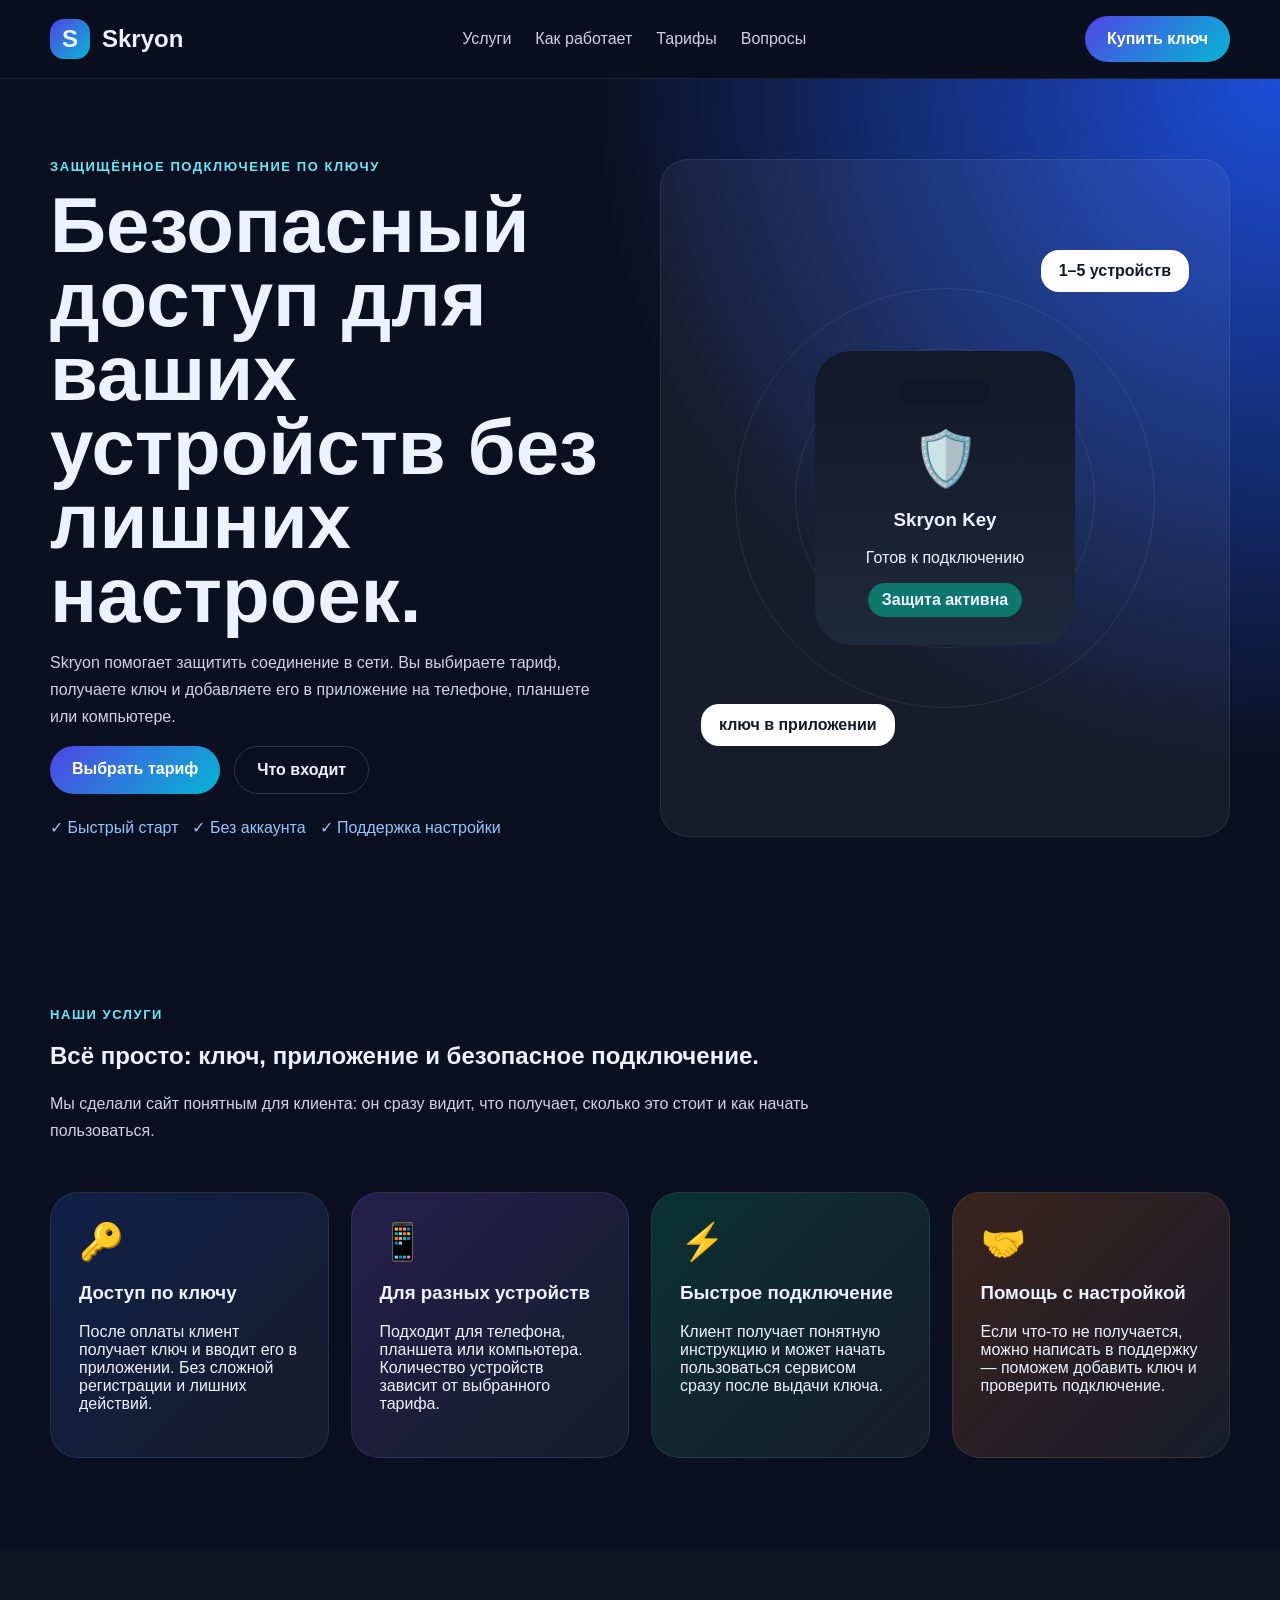
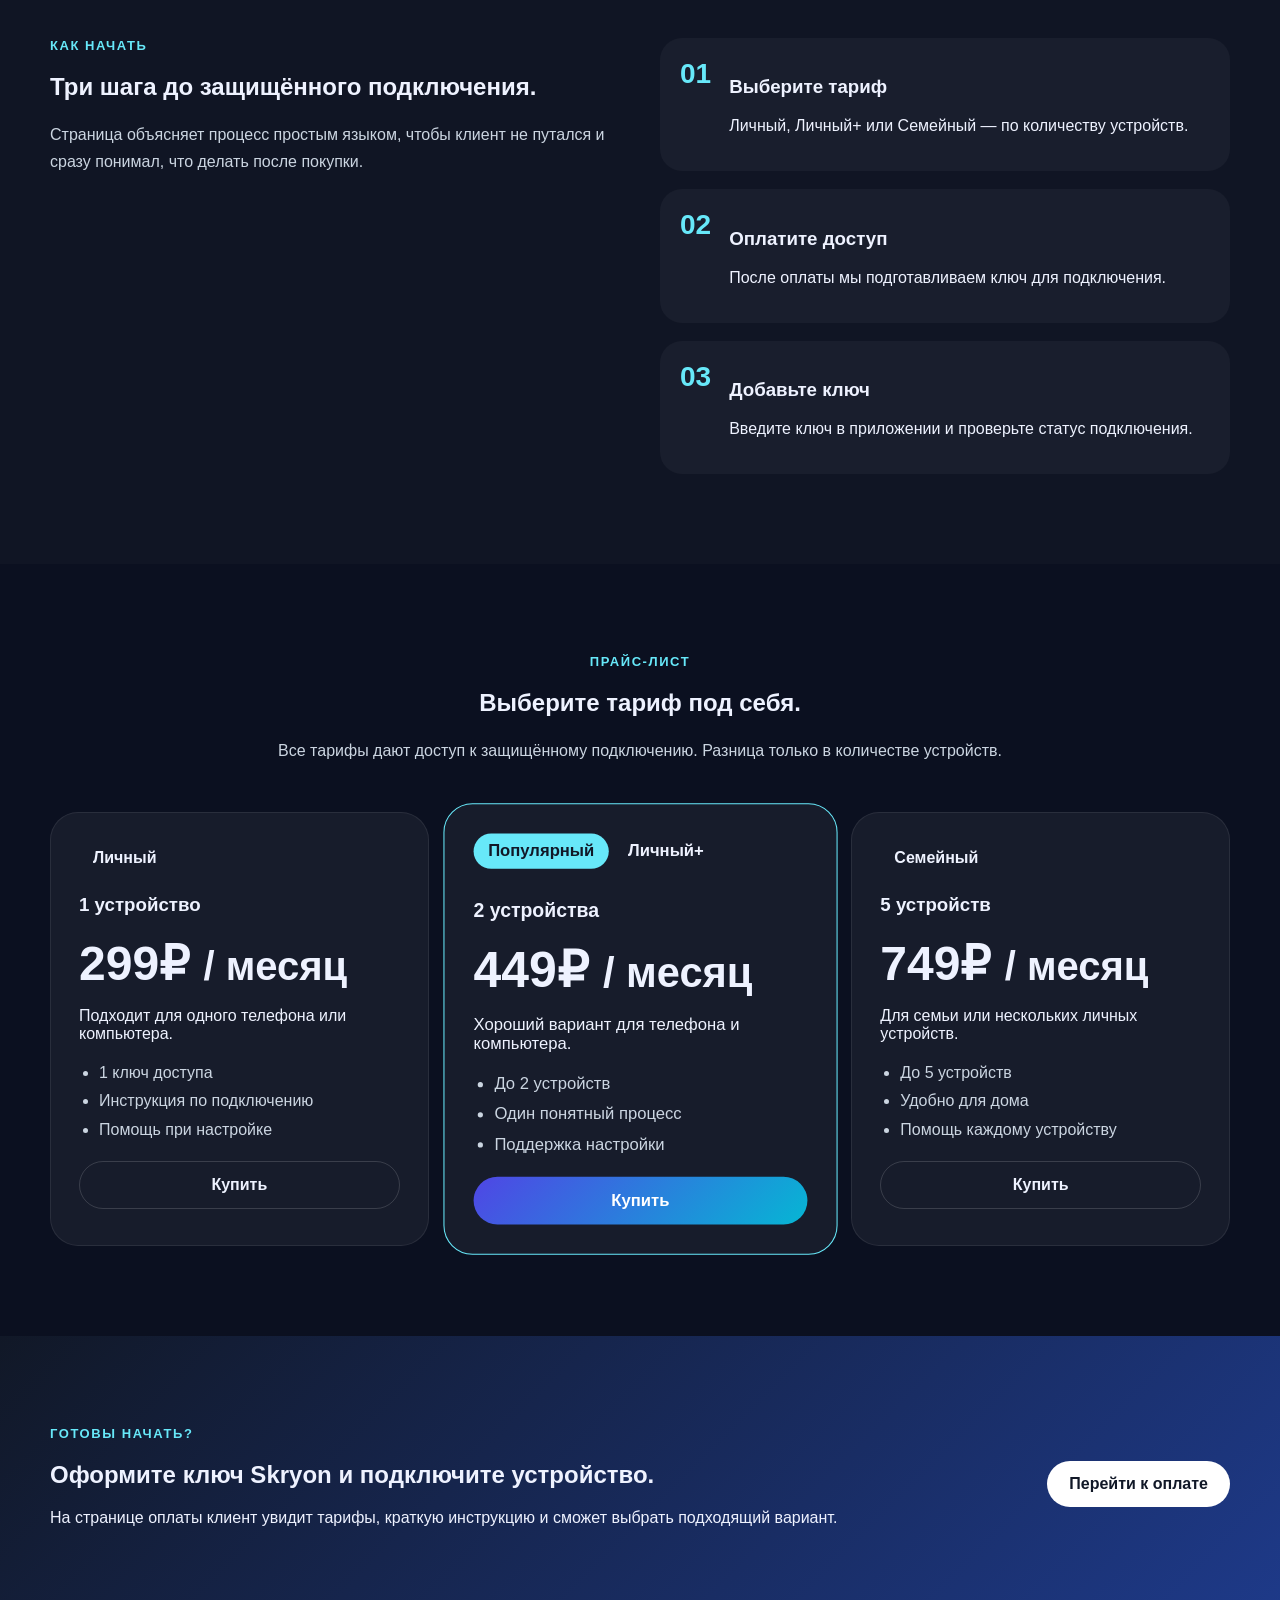
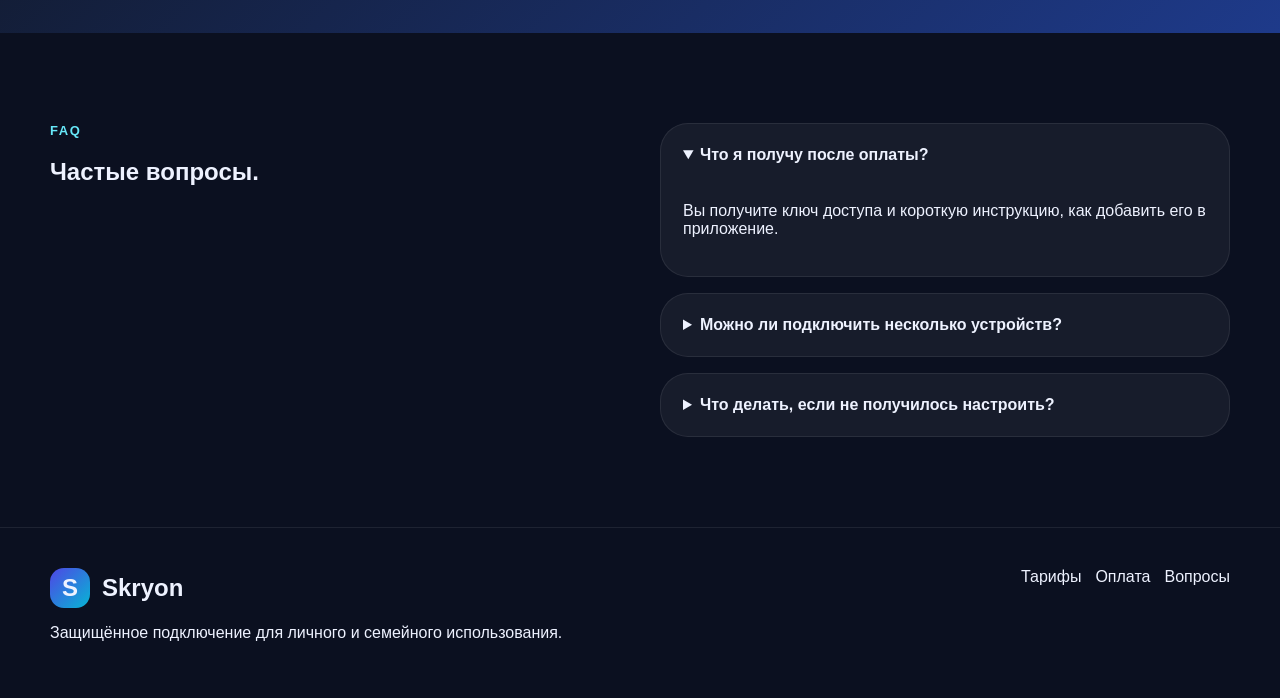
<file: index.html>
<!doctype html>
<html lang="ru">
<head>
  <meta charset="utf-8">
  <meta name="viewport" content="width=device-width, initial-scale=1">
  <title>Skryon — защищённое подключение</title>
  <meta name="description" content="Skryon — защищённое подключение для личного и семейного использования. Выберите тариф и получите ключ для приложения.">
  <link rel="stylesheet" href="style.css">
</head>
<body>
  <header class="site-header">
    <div class="wrap header-inner">
      <a class="logo" href="index.html" aria-label="Skryon главная">
        <span class="logo-mark">S</span>
        <span>Skryon</span>
      </a>
      <nav class="nav" aria-label="Главное меню">
        <a href="#services">Услуги</a>
        <a href="#how">Как работает</a>
        <a href="#plans">Тарифы</a>
        <a href="#faq">Вопросы</a>
      </nav>
      <a class="header-cta" href="pay.html">Купить ключ</a>
    </div>
  </header>

  <main>
    <section class="hero">
      <div class="wrap hero-grid">
        <div class="hero-content">
          <div class="eyebrow">Защищённое подключение по ключу</div>
          <h1>Безопасный доступ для ваших устройств без лишних настроек.</h1>
          <p class="hero-text">Skryon помогает защитить соединение в сети. Вы выбираете тариф, получаете ключ и добавляете его в приложение на телефоне, планшете или компьютере.</p>
          <div class="hero-actions">
            <a class="btn primary" href="pay.html">Выбрать тариф</a>
            <a class="btn secondary" href="#services">Что входит</a>
          </div>
          <div class="trust-row">
            <span>✓ Быстрый старт</span>
            <span>✓ Без аккаунта</span>
            <span>✓ Поддержка настройки</span>
          </div>
        </div>

        <div class="hero-card" aria-label="Карточка Skryon">
          <div class="orbit one"></div>
          <div class="orbit two"></div>
          <div class="phone-mockup">
            <div class="phone-top"></div>
            <div class="shield-sticker">🛡️</div>
            <h3>Skryon Key</h3>
            <p>Готов к подключению</p>
            <div class="status-pill">Защита активна</div>
          </div>
          <div class="floating-note note-a">1–5 устройств</div>
          <div class="floating-note note-b">ключ в приложении</div>
        </div>
      </div>
    </section>

    <section class="section" id="services">
      <div class="wrap">
        <div class="section-head">
          <div class="eyebrow">Наши услуги</div>
          <h2>Всё просто: ключ, приложение и безопасное подключение.</h2>
          <p>Мы сделали сайт понятным для клиента: он сразу видит, что получает, сколько это стоит и как начать пользоваться.</p>
        </div>

        <div class="sticker-grid">
          <article class="sticker-card blue">
            <div class="sticker-icon">🔑</div>
            <h3>Доступ по ключу</h3>
            <p>После оплаты клиент получает ключ и вводит его в приложении. Без сложной регистрации и лишних действий.</p>
          </article>
          <article class="sticker-card violet">
            <div class="sticker-icon">📱</div>
            <h3>Для разных устройств</h3>
            <p>Подходит для телефона, планшета или компьютера. Количество устройств зависит от выбранного тарифа.</p>
          </article>
          <article class="sticker-card green">
            <div class="sticker-icon">⚡</div>
            <h3>Быстрое подключение</h3>
            <p>Клиент получает понятную инструкцию и может начать пользоваться сервисом сразу после выдачи ключа.</p>
          </article>
          <article class="sticker-card orange">
            <div class="sticker-icon">🤝</div>
            <h3>Помощь с настройкой</h3>
            <p>Если что-то не получается, можно написать в поддержку — поможем добавить ключ и проверить подключение.</p>
          </article>
        </div>
      </div>
    </section>

    <section class="section soft" id="how">
      <div class="wrap steps-layout">
        <div>
          <div class="eyebrow">Как начать</div>
          <h2>Три шага до защищённого подключения.</h2>
          <p class="muted">Страница объясняет процесс простым языком, чтобы клиент не путался и сразу понимал, что делать после покупки.</p>
        </div>
        <div class="steps">
          <div class="step"><span>01</span><div><h3>Выберите тариф</h3><p>Личный, Личный+ или Семейный — по количеству устройств.</p></div></div>
          <div class="step"><span>02</span><div><h3>Оплатите доступ</h3><p>После оплаты мы подготавливаем ключ для подключения.</p></div></div>
          <div class="step"><span>03</span><div><h3>Добавьте ключ</h3><p>Введите ключ в приложении и проверьте статус подключения.</p></div></div>
        </div>
      </div>
    </section>

    <section class="section" id="plans">
      <div class="wrap">
        <div class="section-head center">
          <div class="eyebrow">Прайс-лист</div>
          <h2>Выберите тариф под себя.</h2>
          <p>Все тарифы дают доступ к защищённому подключению. Разница только в количестве устройств.</p>
        </div>

        <div class="pricing-grid">
          <article class="price-card">
            <div class="plan-badge">Личный</div>
            <h3>1 устройство</h3>
            <div class="price">299₽ <small>/ месяц</small></div>
            <p>Подходит для одного телефона или компьютера.</p>
            <ul>
              <li>1 ключ доступа</li>
              <li>Инструкция по подключению</li>
              <li>Помощь при настройке</li>
            </ul>
            <a class="btn full secondary" href="pay.html?plan=personal">Купить</a>
          </article>

          <article class="price-card featured">
            <div class="popular">Популярный</div>
            <div class="plan-badge">Личный+</div>
            <h3>2 устройства</h3>
            <div class="price">449₽ <small>/ месяц</small></div>
            <p>Хороший вариант для телефона и компьютера.</p>
            <ul>
              <li>До 2 устройств</li>
              <li>Один понятный процесс</li>
              <li>Поддержка настройки</li>
            </ul>
            <a class="btn full primary" href="pay.html?plan=plus">Купить</a>
          </article>

          <article class="price-card">
            <div class="plan-badge">Семейный</div>
            <h3>5 устройств</h3>
            <div class="price">749₽ <small>/ месяц</small></div>
            <p>Для семьи или нескольких личных устройств.</p>
            <ul>
              <li>До 5 устройств</li>
              <li>Удобно для дома</li>
              <li>Помощь каждому устройству</li>
            </ul>
            <a class="btn full secondary" href="pay.html?plan=family">Купить</a>
          </article>
        </div>
      </div>
    </section>

    <section class="section dark-section">
      <div class="wrap cta-box">
        <div>
          <div class="eyebrow light">Готовы начать?</div>
          <h2>Оформите ключ Skryon и подключите устройство.</h2>
          <p>На странице оплаты клиент увидит тарифы, краткую инструкцию и сможет выбрать подходящий вариант.</p>
        </div>
        <a class="btn white" href="pay.html">Перейти к оплате</a>
      </div>
    </section>

    <section class="section" id="faq">
      <div class="wrap faq-layout">
        <div>
          <div class="eyebrow">FAQ</div>
          <h2>Частые вопросы.</h2>
        </div>
        <div class="faq-list">
          <details open>
            <summary>Что я получу после оплаты?</summary>
            <p>Вы получите ключ доступа и короткую инструкцию, как добавить его в приложение.</p>
          </details>
          <details>
            <summary>Можно ли подключить несколько устройств?</summary>
            <p>Да. Тариф Личный рассчитан на 1 устройство, Личный+ на 2 устройства, Семейный на 5 устройств.</p>
          </details>
          <details>
            <summary>Что делать, если не получилось настроить?</summary>
            <p>Напишите в поддержку. Мы поможем проверить ключ, приложение и подключение.</p>
          </details>
        </div>
      </div>
    </section>
  </main>

  <footer class="footer">
    <div class="wrap footer-inner">
      <div>
        <a class="logo" href="index.html"><span class="logo-mark">S</span><span>Skryon</span></a>
        <p>Защищённое подключение для личного и семейного использования.</p>
      </div>
      <div class="footer-links">
        <a href="#plans">Тарифы</a>
        <a href="pay.html">Оплата</a>
        <a href="#faq">Вопросы</a>
      </div>
    </div>
  </footer>
</body>
</html>
</file>
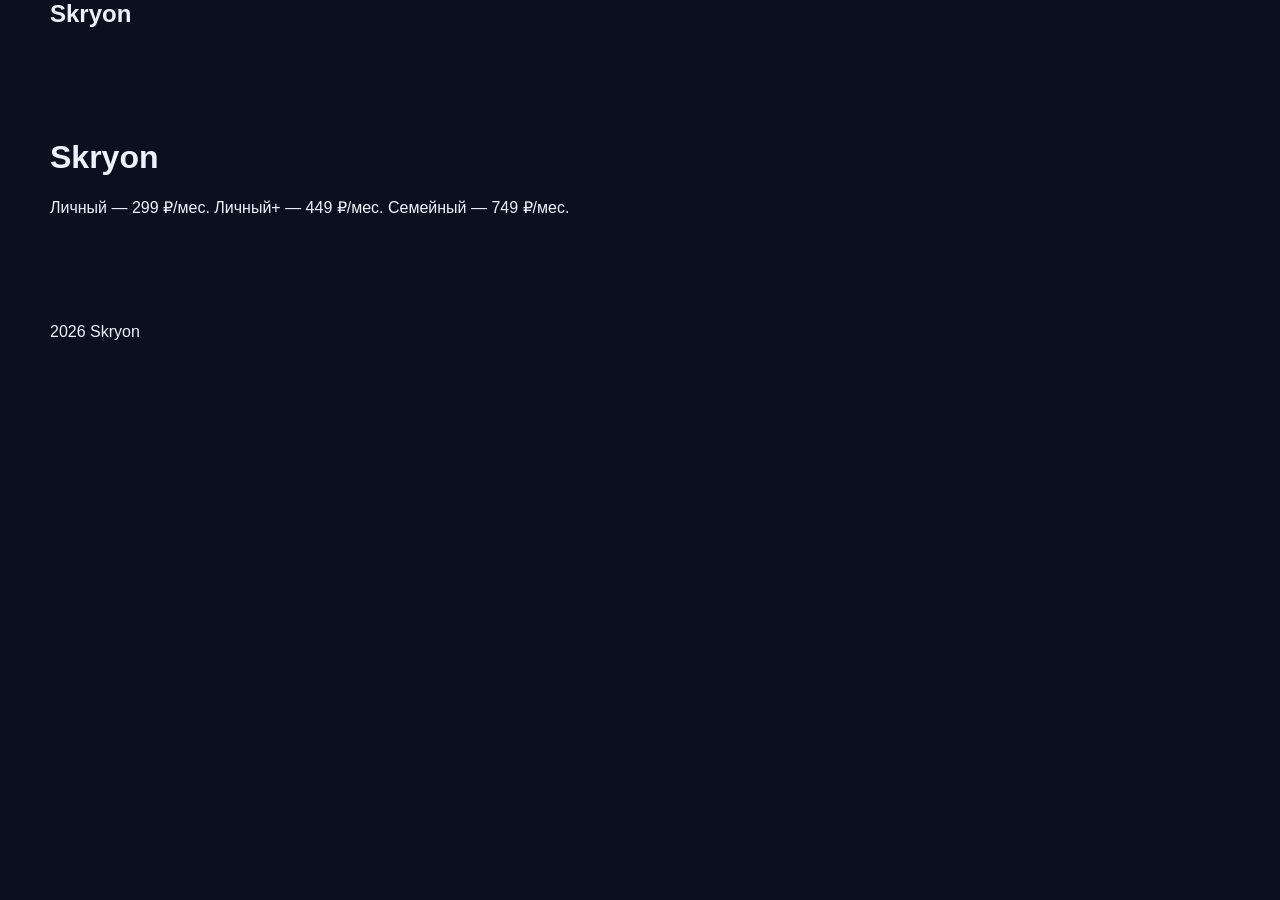
<file: pay.html>
<!doctype html><html><head><meta charset="utf-8"><meta name="viewport" content="width=device-width,initial-scale=1"><title>Skryon</title><link rel="stylesheet" href="style.css"></head><body><div class="wrap"><header class="header"><a class="logo" href="index.html">Skryon</a></header><main class="section"><h1>Skryon</h1><p class="lead">Личный — 299 ₽/мес. Личный+ — 449 ₽/мес. Семейный — 749 ₽/мес.</p></main><footer class="foot">2026 Skryon</footer></div></body></html>
</file>
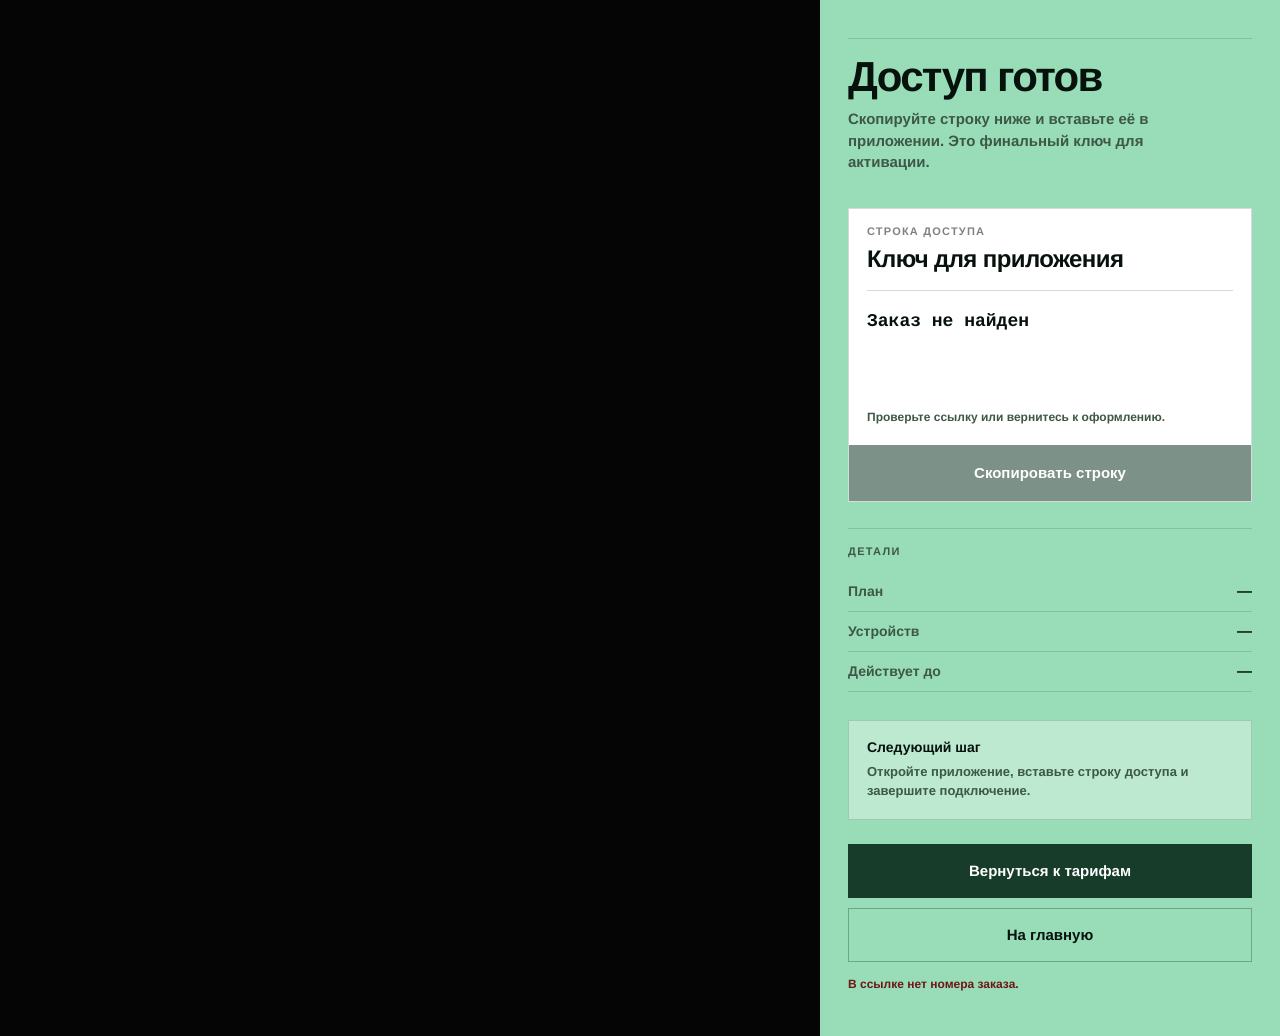
<file: result.html>
<!doctype html>
<html lang="ru">
<head>
  <meta charset="utf-8">
  <meta name="viewport" content="width=device-width, initial-scale=1, viewport-fit=cover">
  <meta name="robots" content="noindex,nofollow">
  <meta name="referrer" content="no-referrer">
  <title>Доступ готов</title>

  <style>
    :root {
      --page-bg: #050505;
      --mint: #99ddb8;
      --ink: #07120c;
      --muted: #3d5846;
      --accent: #173c2a;
      --accent-hover: #205e3e;
      --white: #ffffff;
      --line: rgba(23, 60, 42, 0.18);
      --line-strong: rgba(23, 60, 42, 0.34);
      --error: #6d1616;
      --shadow: 0 18px 50px rgba(7, 18, 12, 0.18);
    }

    * { box-sizing: border-box; }

    html {
      min-height: 100%;
      background: var(--page-bg);
      -webkit-text-size-adjust: 100%;
      text-size-adjust: 100%;
    }

    body {
      margin: 0;
      min-height: 100vh;
      min-height: 100svh;
      font-family: Arial, Helvetica, sans-serif;
      background: var(--page-bg);
      color: var(--ink);
      -webkit-font-smoothing: antialiased;
      text-rendering: geometricPrecision;
    }

    button { font: inherit; -webkit-tap-highlight-color: transparent; }

    .page {
      min-height: 100vh;
      min-height: 100svh;
      min-height: 100dvh;
      display: flex;
      justify-content: flex-end;
      background: var(--page-bg);
    }

    .result {
      width: 100%;
      max-width: 460px;
      min-height: 100vh;
      min-height: 100svh;
      min-height: 100dvh;
      padding: calc(38px + env(safe-area-inset-top)) 28px calc(40px + env(safe-area-inset-bottom));
      background: var(--mint);
      color: var(--ink);
      border-radius: 0;
    }

    .result::before {
      content: "";
      display: block;
      height: 1px;
      margin-bottom: 18px;
      background: var(--line);
    }

    h1 {
      margin: 0 0 12px;
      font-size: 42px;
      line-height: 0.95;
      font-weight: 900;
      letter-spacing: -1.7px;
    }

    .subtitle {
      margin: 0 0 34px;
      max-width: 360px;
      font-size: 15px;
      line-height: 1.45;
      color: var(--muted);
      font-weight: 700;
    }

    .status-strip {
      display: flex;
      align-items: center;
      gap: 10px;
      margin-bottom: 22px;
      padding-bottom: 16px;
      border-bottom: 1px solid var(--line);
      font-size: 12px;
      line-height: 1;
      font-weight: 900;
      letter-spacing: 1.1px;
      text-transform: uppercase;
      color: var(--muted);
    }

    .status-dot {
      width: 9px;
      height: 9px;
      background: var(--accent);
      border-radius: 0;
      flex: 0 0 auto;
    }

    .code-card {
      margin-bottom: 26px;
      background: var(--white);
      border: 1px solid var(--line);
      border-radius: 0;
      overflow: hidden;
    }

    .code-head { padding: 18px 18px 0; }

    .code-label {
      display: block;
      margin-bottom: 10px;
      font-size: 11px;
      line-height: 1;
      font-weight: 900;
      letter-spacing: 1.2px;
      text-transform: uppercase;
      color: rgba(7, 18, 12, 0.52);
    }

    .code-title {
      margin: 0;
      font-size: 24px;
      line-height: 1;
      font-weight: 900;
      letter-spacing: -0.6px;
      color: var(--ink);
    }

    .code-box {
      margin: 18px;
      padding: 18px 0 0;
      border-top: 1px solid var(--line);
    }

    .code-value {
      margin: 0;
      min-height: 86px;
      font-family: ui-monospace, SFMono-Regular, Menlo, Monaco, Consolas, "Liberation Mono", monospace;
      font-size: 18px;
      line-height: 1.45;
      font-weight: 800;
      color: var(--ink);
      white-space: pre-wrap;
      overflow-wrap: anywhere;
      word-break: break-word;
    }

    .copy-btn {
      width: 100%;
      min-height: 56px;
      padding: 18px;
      border: none;
      border-radius: 0;
      background: var(--accent);
      color: #ffffff;
      font-size: 15px;
      line-height: 1;
      font-weight: 900;
      cursor: pointer;
      touch-action: manipulation;
    }

    .copy-btn:hover { background: var(--accent-hover); }
    .copy-btn:disabled { opacity: 0.56; cursor: not-allowed; }

    .hint {
      margin: 14px 0 0;
      font-size: 12px;
      line-height: 1.45;
      font-weight: 700;
      color: var(--muted);
    }

    .details {
      margin: 0 0 28px;
      padding: 18px 0 0;
      border-top: 1px solid var(--line);
    }

    .details-label {
      margin-bottom: 14px;
      font-size: 11px;
      line-height: 1;
      font-weight: 900;
      letter-spacing: 1.3px;
      text-transform: uppercase;
      color: var(--muted);
    }

    .detail-row {
      display: flex;
      justify-content: space-between;
      align-items: flex-start;
      gap: 18px;
      padding: 11px 0;
      border-bottom: 1px solid var(--line);
      font-size: 14px;
      font-weight: 700;
      color: var(--muted);
    }

    .detail-row strong {
      max-width: 62%;
      color: var(--ink);
      font-size: 15px;
      font-weight: 900;
      text-align: right;
      word-break: break-word;
    }

    .next {
      margin-bottom: 24px;
      padding: 18px;
      background: rgba(255, 255, 255, 0.34);
      border: 1px solid var(--line);
    }

    .next-title {
      margin: 0 0 8px;
      font-size: 14px;
      line-height: 1.2;
      font-weight: 900;
      color: var(--ink);
    }

    .next-text {
      margin: 0;
      font-size: 13px;
      line-height: 1.45;
      font-weight: 700;
      color: var(--muted);
    }

    .actions { display: grid; gap: 10px; }

    .primary-link,
    .secondary-link {
      display: flex;
      align-items: center;
      justify-content: center;
      min-height: 54px;
      padding: 17px 18px;
      border-radius: 0;
      text-decoration: none;
      font-size: 15px;
      line-height: 1;
      font-weight: 900;
      touch-action: manipulation;
    }

    .primary-link {
      background: var(--accent);
      color: #ffffff;
      border: none;
    }

    .primary-link:hover { background: var(--accent-hover); }

    .secondary-link {
      background: transparent;
      color: var(--ink);
      border: 1px solid var(--line-strong);
    }

    .secondary-link:hover { background: rgba(255, 255, 255, 0.28); }

    .status-message {
      min-height: 20px;
      margin: 14px 0 0;
      font-size: 12px;
      line-height: 1.45;
      font-weight: 800;
      color: var(--muted);
    }

    .status-message.ok { color: var(--accent); }
    .status-message.error { color: var(--error); }

    .copy-btn:focus-visible,
    .primary-link:focus-visible,
    .secondary-link:focus-visible {
      outline: 2px solid var(--accent);
      outline-offset: 2px;
    }

    .sr-only {
      position: absolute;
      width: 1px;
      height: 1px;
      padding: 0;
      margin: -1px;
      overflow: hidden;
      clip: rect(0, 0, 0, 0);
      white-space: nowrap;
      border: 0;
    }

    @media (max-width: 640px) {
      html,
      body {
        width: 100%;
        overflow-x: hidden;
        background: var(--mint);
      }

      .page {
        display: block;
        min-height: 100svh;
        min-height: 100dvh;
        background: var(--mint);
      }

      .result {
        max-width: none;
        min-height: 100svh;
        min-height: 100dvh;
        padding:
          calc(26px + env(safe-area-inset-top))
          clamp(18px, 5.6vw, 24px)
          calc(28px + env(safe-area-inset-bottom));
      }

      .result::before { margin-bottom: 16px; }
      .status-strip { margin-bottom: clamp(22px, 6vw, 30px); padding-bottom: 14px; font-size: clamp(10px, 3.2vw, 12px); letter-spacing: 1px; }
      h1 { margin-bottom: 12px; font-size: clamp(42px, 13.4vw, 58px); line-height: 0.9; letter-spacing: -2.2px; }
      .subtitle { max-width: none; margin-bottom: clamp(28px, 8vw, 38px); font-size: clamp(16px, 4.6vw, 20px); line-height: 1.38; }
      .code-card { margin-bottom: clamp(26px, 7vw, 34px); }
      .code-head { padding: clamp(18px, 5vw, 22px) clamp(17px, 5vw, 22px) 0; }
      .code-label { margin-bottom: 12px; font-size: clamp(11px, 3.2vw, 13px); letter-spacing: 1.4px; }
      .code-title { font-size: clamp(25px, 7vw, 34px); line-height: 1.05; }
      .code-box { margin: clamp(17px, 5vw, 22px); padding-top: clamp(18px, 5vw, 22px); }
      .code-value { min-height: 92px; font-size: clamp(19px, 5.5vw, 26px); line-height: 1.35; letter-spacing: -0.6px; }
      .copy-btn { min-height: 64px; padding: 20px 18px; font-size: clamp(17px, 4.8vw, 21px); }
      .hint { margin-top: 16px; font-size: clamp(13px, 3.8vw, 16px); line-height: 1.42; }
      .details { margin-bottom: clamp(26px, 7vw, 34px); padding-top: 20px; }
      .details-label { margin-bottom: 14px; font-size: clamp(11px, 3.2vw, 13px); }
      .detail-row { padding: 13px 0; gap: 12px; font-size: clamp(15px, 4.3vw, 18px); }
      .detail-row strong { max-width: 64%; font-size: clamp(16px, 4.8vw, 20px); }
      .next { margin-bottom: 20px; padding: 16px; }
      .next-title { font-size: 15px; }
      .next-text { font-size: 14px; }
      .primary-link,
      .secondary-link { min-height: 58px; padding: 18px; font-size: 16px; }
    }

    @media (max-width: 640px) and (min-height: 700px) {
      body { overflow: hidden; }
      .page { height: 100dvh; overflow: hidden; }
      .result {
        height: 100dvh;
        overflow: hidden;
        display: flex;
        flex-direction: column;
        padding:
          calc(14px + env(safe-area-inset-top))
          clamp(16px, 5vw, 22px)
          calc(14px + env(safe-area-inset-bottom));
      }

      .result::before {
        flex: 0 0 auto;
        margin-bottom: clamp(7px, 1.4svh, 12px);
      }

      .status-strip {
        flex: 0 0 auto;
        margin-bottom: clamp(10px, 1.8svh, 18px);
        padding-bottom: clamp(8px, 1.3svh, 12px);
        font-size: clamp(9px, 1.45svh, 11px);
      }

      h1 {
        flex: 0 0 auto;
        margin-bottom: clamp(6px, 1svh, 10px);
        font-size: clamp(34px, 6.4svh, 54px);
        line-height: 0.88;
      }

      .subtitle {
        flex: 0 0 auto;
        margin-bottom: clamp(10px, 1.9svh, 18px);
        font-size: clamp(12px, 1.95svh, 16px);
        line-height: 1.25;
      }

      .code-card {
        flex: 0 0 auto;
        margin-bottom: clamp(10px, 1.8svh, 16px);
      }

      .code-head {
        padding: clamp(10px, 1.8svh, 16px) clamp(12px, 3.8vw, 18px) 0;
      }

      .code-label {
        margin-bottom: clamp(5px, 0.9svh, 8px);
        font-size: clamp(9px, 1.4svh, 11px);
      }

      .code-title {
        font-size: clamp(19px, 3.1svh, 26px);
      }

      .code-box {
        margin: clamp(10px, 1.8svh, 16px) clamp(12px, 3.8vw, 18px);
        padding-top: clamp(9px, 1.5svh, 14px);
      }

      .code-value {
        min-height: clamp(44px, 7.5svh, 72px);
        font-size: clamp(15px, 2.7svh, 22px);
        line-height: 1.22;
      }

      .hint {
        margin-top: clamp(7px, 1.2svh, 10px);
        font-size: clamp(10px, 1.55svh, 12px);
        line-height: 1.25;
      }

      .copy-btn {
        min-height: clamp(44px, 6.5svh, 56px);
        padding: clamp(12px, 2svh, 17px);
        font-size: clamp(14px, 2.2svh, 17px);
      }

      .details {
        flex: 0 0 auto;
        margin-bottom: clamp(8px, 1.5svh, 14px);
        padding-top: clamp(8px, 1.4svh, 12px);
      }

      .details-label {
        margin-bottom: clamp(5px, 0.9svh, 8px);
        font-size: clamp(9px, 1.4svh, 11px);
      }

      .detail-row {
        padding: clamp(5px, 0.95svh, 8px) 0;
        font-size: clamp(11px, 1.8svh, 14px);
      }

      .detail-row strong {
        font-size: clamp(12px, 2svh, 15px);
      }

      .next {
        flex: 0 0 auto;
        margin-bottom: clamp(8px, 1.5svh, 14px);
        padding: clamp(9px, 1.6svh, 13px);
      }

      .next-title {
        margin-bottom: 4px;
        font-size: clamp(12px, 1.8svh, 14px);
      }

      .next-text {
        font-size: clamp(10px, 1.55svh, 12px);
        line-height: 1.28;
      }

      .actions {
        flex: 0 0 auto;
        grid-template-columns: 1fr 1fr;
        gap: 8px;
      }

      .primary-link,
      .secondary-link {
        min-height: clamp(40px, 6svh, 50px);
        padding: 12px 10px;
        font-size: clamp(12px, 1.75svh, 14px);
        text-align: center;
      }

      .status-message {
        flex: 0 0 auto;
        margin-top: clamp(6px, 1svh, 9px);
        font-size: clamp(9px, 1.35svh, 11px);
        line-height: 1.2;
      }
    }

    @media (max-width: 640px) and (max-height: 760px) {
      .next { display: none; }
      .status-message { display: none; }
    }

    @media (max-width: 640px) and (max-height: 699px) {
      body { overflow: auto; }
      .page,
      .result { height: auto; overflow: visible; }
      .next { display: block; }
      .status-message { display: block; }
    }

    @media (max-width: 380px) {
      .result { padding-left: 16px; padding-right: 16px; }
      h1 { font-size: 40px; }
      .subtitle { font-size: 15px; }
      .code-title { font-size: 24px; }
      .code-value { font-size: 18px; }
      .detail-row { display: grid; gap: 6px; }
      .detail-row strong { max-width: none; text-align: left; }
    }
  </style>
</head>

<body>
  <main class="page">
    <section class="result" aria-labelledby="pageTitle">
      <h1 id="pageTitle">Доступ готов</h1>

      <p class="subtitle">Скопируйте строку ниже и вставьте её в приложении. Это финальный ключ для активации.</p>

      <section class="code-card" aria-labelledby="codeTitle">
        <div class="code-head">
          <span class="code-label">Строка доступа</span>
          <h2 class="code-title" id="codeTitle">Ключ для приложения</h2>
        </div>

        <div class="code-box">
          <pre class="code-value" id="value">Загрузка...</pre>
          <p class="hint" id="hint">Не меняйте символы вручную. Лучше скопировать строку одной кнопкой.</p>
        </div>

        <button class="copy-btn" type="button" id="copyButton" disabled>Скопировать строку</button>
      </section>

      <section class="details" aria-label="Детали доступа">
        <div class="details-label">Детали</div>

        <div class="detail-row">
          <span>План</span>
          <strong id="planValue">—</strong>
        </div>

        <div class="detail-row">
          <span>Устройств</span>
          <strong id="devicesValue">—</strong>
        </div>

        <div class="detail-row">
          <span>Действует до</span>
          <strong id="expiresValue">—</strong>
        </div>
      </section>

      <section class="next">
        <h2 class="next-title">Следующий шаг</h2>
        <p class="next-text">Откройте приложение, вставьте строку доступа и завершите подключение.</p>
      </section>

      <div class="actions">
        <a class="primary-link" href="/checkout">Вернуться к тарифам</a>
        <a class="secondary-link" href="/">На главную</a>
      </div>

      <p class="status-message" id="status" role="status" aria-live="polite">Проверяем заказ...</p>
      <div class="sr-only" id="screenReaderStatus" aria-live="polite"></div>
    </section>
  </main>

  <script>
    const params = new URLSearchParams(location.search);
    const order = params.get('order');

    const value = document.getElementById('value');
    const hint = document.getElementById('hint');
    const status = document.getElementById('status');
    const screenReaderStatus = document.getElementById('screenReaderStatus');
    const planValue = document.getElementById('planValue');
    const devicesValue = document.getElementById('devicesValue');
    const expiresValue = document.getElementById('expiresValue');
    const copyButton = document.getElementById('copyButton');

    let currentCode = '';

    function setStatus(text, type) {
      status.textContent = text;
      status.className = type ? 'status-message ' + type : 'status-message';
      screenReaderStatus.textContent = text;
    }

    function formatDate(dateValue) {
      if (!dateValue) return '—';
      const date = new Date(dateValue);
      if (Number.isNaN(date.getTime())) return dateValue;
      return new Intl.DateTimeFormat('ru-RU', {
        day: '2-digit',
        month: 'long',
        year: 'numeric',
        hour: '2-digit',
        minute: '2-digit'
      }).format(date);
    }

    function formatDevices(count) {
      if (count === null || count === undefined || count === '') return '—';
      const number = Number(count);
      if (number === 1) return '1 устройство';
      if (number >= 2 && number <= 4) return number + ' устройства';
      return number + ' устройств';
    }

    async function copyCode() {
      if (!currentCode) return;

      try {
        if (navigator.clipboard && window.isSecureContext) {
          await navigator.clipboard.writeText(currentCode);
        } else {
          const textarea = document.createElement('textarea');
          textarea.value = currentCode;
          textarea.setAttribute('readonly', '');
          textarea.style.position = 'fixed';
          textarea.style.top = '-9999px';
          document.body.appendChild(textarea);
          textarea.select();
          document.execCommand('copy');
          document.body.removeChild(textarea);
        }

        copyButton.textContent = 'Скопировано';
        setStatus('Строка скопирована.', 'ok');

        setTimeout(() => {
          copyButton.textContent = 'Скопировать строку';
        }, 1800);
      } catch (error) {
        setStatus('Не удалось скопировать автоматически. Скопируйте строку вручную.', 'error');
      }
    }

    async function loadOrder() {
      if (!order) {
        value.textContent = 'Заказ не найден';
        hint.textContent = 'Проверьте ссылку или вернитесь к оформлению.';
        setStatus('В ссылке нет номера заказа.', 'error');
        return;
      }

      try {
        const response = await fetch('/api/checkout/order/' + encodeURIComponent(order), {
          method: 'GET',
          credentials: 'same-origin',
          cache: 'no-store',
          headers: { 'Accept': 'application/json' }
        });

        const data = await response.json();

        if (!data.ok || !data.code) {
          value.textContent = 'Данные не найдены';
          hint.textContent = 'Возможно, заказ ещё обрабатывается или ссылка устарела.';
          setStatus('Не удалось получить строку доступа.', 'error');
          return;
        }

        currentCode = String(data.code);
        value.textContent = currentCode;
        planValue.textContent = data.plan || '—';
        devicesValue.textContent = formatDevices(data.maxDevices);
        expiresValue.textContent = formatDate(data.expiresAt);
        copyButton.disabled = false;
        hint.textContent = 'Вставьте строку в приложение без изменений.';
        setStatus('Доступ активирован. Можно копировать строку.', 'ok');
      } catch (error) {
        value.textContent = 'Ошибка соединения';
        hint.textContent = 'Попробуйте обновить страницу через несколько секунд.';
        setStatus('Не удалось связаться с сервером.', 'error');
      }
    }

    copyButton.addEventListener('click', copyCode);
    loadOrder();
  </script>
</body>
</html>
</file>
<file: style.css>
*{box-sizing:border-box}body{margin:0;font-family:Inter,Arial,sans-serif;background:#0b1020;color:#eef2ff}a{text-decoration:none;color:inherit}html{scroll-behavior:smooth}.wrap{width:min(1180px,calc(100% - 32px));margin:0 auto}.site-header{position:sticky;top:0;background:rgba(11,16,32,.8);backdrop-filter:blur(12px);border-bottom:1px solid rgba(255,255,255,.08);z-index:50}.header-inner{display:flex;align-items:center;justify-content:space-between;height:78px}.logo{display:flex;align-items:center;gap:12px;font-size:24px;font-weight:900}.logo-mark{width:40px;height:40px;border-radius:14px;display:grid;place-items:center;background:linear-gradient(135deg,#4f46e5,#06b6d4)}.nav{display:flex;gap:24px;color:#cbd5e1}.header-cta,.btn{padding:14px 22px;border-radius:999px;font-weight:800}.header-cta,.btn.primary{background:linear-gradient(135deg,#4f46e5,#06b6d4);color:#fff}.btn.secondary{border:1px solid rgba(255,255,255,.15)}.btn.white{background:#fff;color:#111827}.btn.full{display:block;text-align:center}.hero{padding:80px 0;background:radial-gradient(circle at top right,#1d4ed8 0,#0b1020 45%)}.hero-grid,.steps-layout,.faq-layout,.payment-grid{display:grid;grid-template-columns:1fr 1fr;gap:40px}.hero-content h1{font-size:clamp(42px,7vw,78px);line-height:.95;margin:14px 0}.eyebrow{color:#67e8f9;font-weight:800;text-transform:uppercase;font-size:13px;letter-spacing:.12em}.hero-text,.muted,.section-head p,.faq p,.payment-intro p{color:#cbd5e1;line-height:1.7}.hero-actions,.trust-row,.footer-links{display:flex;gap:14px;flex-wrap:wrap}.trust-row{margin-top:24px;color:#93c5fd}.hero-card,.sticker-card,.price-card,.checkout-card,.payment-note,.faq-list details{background:rgba(255,255,255,.05);border:1px solid rgba(255,255,255,.08);border-radius:28px}.hero-card{position:relative;min-height:520px;display:grid;place-items:center;overflow:hidden}.orbit{position:absolute;border:1px solid rgba(255,255,255,.08);border-radius:50%}.one{width:420px;height:420px}.two{width:300px;height:300px}.phone-mockup{position:relative;z-index:2;width:260px;padding:28px;border-radius:36px;background:linear-gradient(180deg,#111827,#1e293b);text-align:center}.phone-top{height:24px;width:90px;background:#0f172a;border-radius:999px;margin:0 auto 24px}.shield-sticker{font-size:54px}.status-pill,.plan-badge,.popular{display:inline-block;padding:8px 14px;border-radius:999px;font-weight:800}.status-pill{background:#0f766e}.floating-note{position:absolute;padding:12px 18px;border-radius:18px;background:#fff;color:#111827;font-weight:700}.note-a{top:90px;right:40px}.note-b{bottom:90px;left:40px}.section{padding:90px 0}.soft{background:rgba(255,255,255,.02)}.section-head{max-width:760px;margin-bottom:48px}.section-head.center{text-align:center;margin-inline:auto  auto}.sticker-grid,.pricing-grid{display:grid;grid-template-columns:repeat(4,1fr);gap:22px}.sticker-card,.price-card,.checkout-card{padding:28px}.sticker-icon{font-size:36px;margin-bottom:18px}.blue{background:linear-gradient(135deg,rgba(37,99,235,.2),rgba(255,255,255,.05))}.violet{background:linear-gradient(135deg,rgba(139,92,246,.2),rgba(255,255,255,.05))}.green{background:linear-gradient(135deg,rgba(16,185,129,.2),rgba(255,255,255,.05))}.orange{background:linear-gradient(135deg,rgba(249,115,22,.2),rgba(255,255,255,.05))}.steps{display:grid;gap:18px}.step{display:flex;gap:18px;padding:20px;border-radius:22px;background:rgba(255,255,255,.04)}.step span{font-size:28px;font-weight:900;color:#67e8f9}.pricing-grid{grid-template-columns:repeat(3,1fr)}.price-card.featured,.checkout-card.featured{transform:scale(1.04);border-color:#67e8f9}.popular{background:#67e8f9;color:#111827;margin-bottom:10px}.price{font-size:48px;font-weight:900;margin:16px 0}.price-card ul{padding-left:20px;color:#cbd5e1;line-height:1.8}.dark-section{background:linear-gradient(135deg,#111827,#1e3a8a)}.cta-box{display:flex;align-items:center;justify-content:space-between;gap:24px}.faq-list{display:grid;gap:16px}.faq-list summary{cursor:pointer;font-weight:800;padding:22px}.faq-list p{padding:0 22px 22px}.footer{padding:40px 0;border-top:1px solid rgba(255,255,255,.08)}.footer-inner{display:flex;justify-content:space-between;gap:20px}.payment-page{padding:70px 0}.payment-grid{grid-template-columns:repeat(3,1fr);margin:40px 0}.payment-note{padding:30px}@media(max-width:980px){.nav{display:none}.hero-grid,.steps-layout,.faq-layout,.pricing-grid,.sticker-grid,.payment-grid,.cta-box{grid-template-columns:1fr}.price-card.featured,.checkout-card.featured{transform:none}}
</file>
